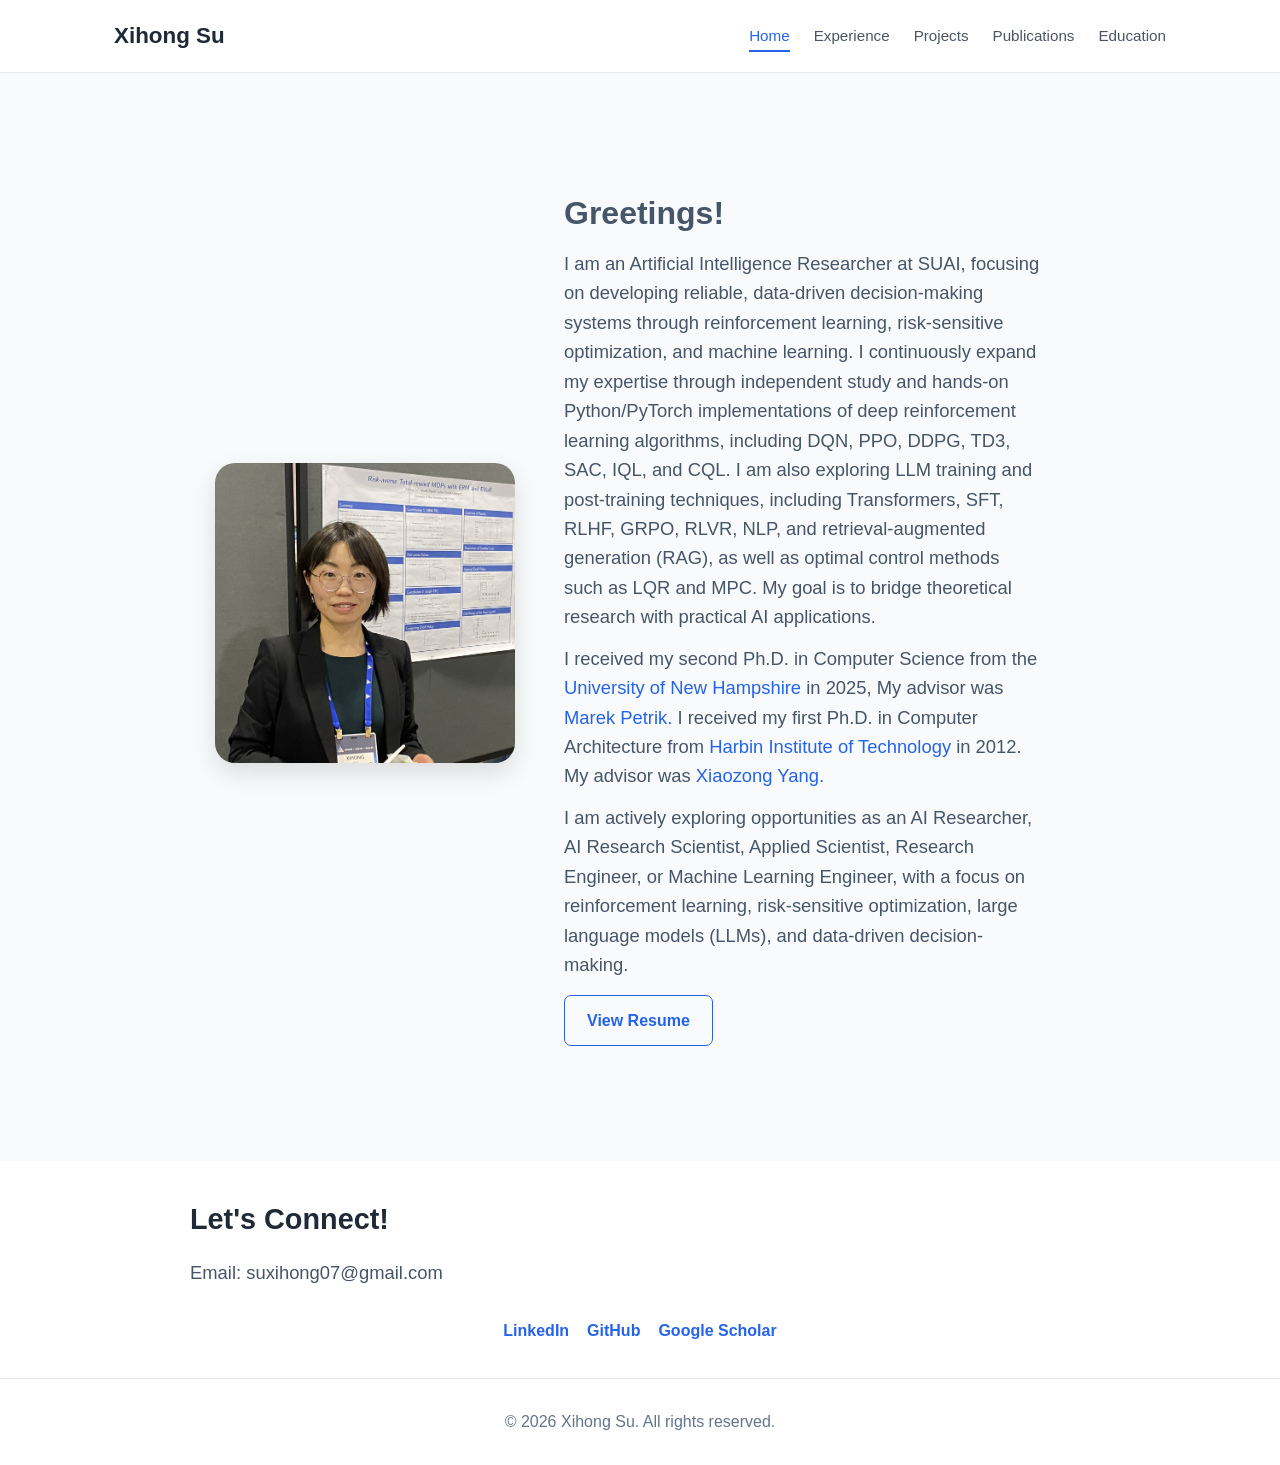
<file: index.html>
<!DOCTYPE html>
<html lang="en">

<head>
  <meta charset="UTF-8">
  <meta name="viewport" content="width=device-width, initial-scale=1.0">
  

  <title>Xihong | Data Analyst & Machine Learning Engineer</title>

  <meta
    name="description"
    content="Personal website of Xihong, a data analyst and machine learning researcher specializing in Python, SQL, machine learning, optimization, and reinforcement learning."
  >

  <link rel="stylesheet" href="styles.css">
</head>

<body>

  <!-- Navigation -->
  <header class="site-header">
    <nav class="navbar">

      <div class="logo">
        Xihong Su
      </div>

      <ul class="nav-links">
        <li><a href="index.html" class="active">Home</a></li>
        <li><a href="experience.html"  rel="noopener noreferrer">Experience</a></li>
        <li><a href="projects.html"  rel="noopener noreferrer">Projects</a></li>
        <li><a href="research.html"  rel="noopener noreferrer">Publications</a></li>
        <li><a href="education.html"  rel="noopener noreferrer">Education</a></li>
        
      </ul>

    </nav>
  </header>


  <main>
 
 <!-- Hero -->
 <section class="hero">

  <!-- Top row: left photo + right text -->
  <div class="hero-container">

    <div class="hero-photo">
      <img src="xihong.jpg" alt="Xihong profile photo">
    </div>

    <div class="hero-content">
    <!-- 
      <p class="small-heading">
        DATA ANALYTICS • MACHINE LEARNING • OPTIMIZATION
      </p>
    -->

      <h2>Greetings!</h1>
<!-- 
      <h2>Data Analyst & Machine Learning Researcher</h2>
-->
      <p class="hero-description">
       I am an Artificial Intelligence Researcher at SUAI, focusing on developing reliable, data-driven decision-making 
       systems through reinforcement learning, risk-sensitive optimization, and machine learning. I continuously expand 
       my expertise through independent study and hands-on Python/PyTorch implementations of deep reinforcement learning 
       algorithms, including DQN, PPO, DDPG, TD3, SAC, IQL, and CQL. I am also exploring LLM training and post-training 
       techniques, including Transformers, SFT, RLHF, GRPO, RLVR, NLP, and retrieval-augmented generation (RAG), 
       as well as optimal control methods such as LQR and MPC. My goal is to bridge theoretical research with practical 
       AI applications.
      </p>

        <p class="hero-description">
       I received my second Ph.D. in Computer Science from the 
       <a href="https://www.unh.edu/" class="person-link" target="_blank" rel="noopener noreferrer">   
       University of New Hampshire
       </a>
        in 2025, 
       
        My advisor was 
        <a href="http://cs.unh.edu/~mpetrik" class="person-link" target="_blank" rel="noopener noreferrer">    
       Marek Petrik.
        </a>
      I received my first Ph.D. in Computer Architecture from
       <a href="https://en.hit.edu.cn/" class="person-link" target="_blank" rel="noopener noreferrer">    
       Harbin Institute of Technology
        </a>
       in 2012. 
      My advisor was 
       <a href="https://baike.baidu.com/item/%E6%9D%A8%E5%AD%9D%E5%AE%97/1936509" class="person-link" target="_blank" rel="noopener noreferrer">    
       Xiaozong Yang.
        </a>
      </p>
      <p class="hero-description">
        I am actively exploring opportunities as an AI Researcher, AI Research Scientist, Applied Scientist, Research Engineer,
         or Machine Learning Engineer, with a focus on reinforcement learning, risk-sensitive optimization,
          large language models (LLMs), and data-driven decision-making.
      </p>
      <div class="hero-buttons">

        <a href="https://github.com/suxh2019/thesis_dissertation/blob/main/xihong_resume.pdf"
           class="button secondary"
           target="_blank"
           rel="noopener noreferrer">
          View Resume
        </a>

      </div>

    </div>

  </div>

</section>



    <!-- Contact -->
    <section id="contact" class="section">
      <div class="section-container">

        <h2 class="section-title">
          Let's Connect!  
        </h2>
        <p class="hero-description">
          Email: suxihong07@gmail.com

        </p>

        <div class="contact-links">
          <a
            href="https://www.linkedin.com/in/xihong/"
            target="_blank"
            rel="noopener noreferrer"
          >
            LinkedIn
          </a>

          <a
            href="https://github.com/suxh2019/"
            target="_blank"
            rel="noopener noreferrer"
          >
            GitHub
          </a>

          <a
            href="https://scholar.google.com/citations?user=05KzCUUAAAAJ&hl=en"
            target="_blank"
            rel="noopener noreferrer"
          >
            Google Scholar
          </a>

        </div>

      </div>

    </section>

  </main>


  <footer>

    <p>
      © <span id="year"></span> Xihong Su. All rights reserved.
    </p>

  </footer>


  <script src="script.js"></script>

</body>

</html>
</file>
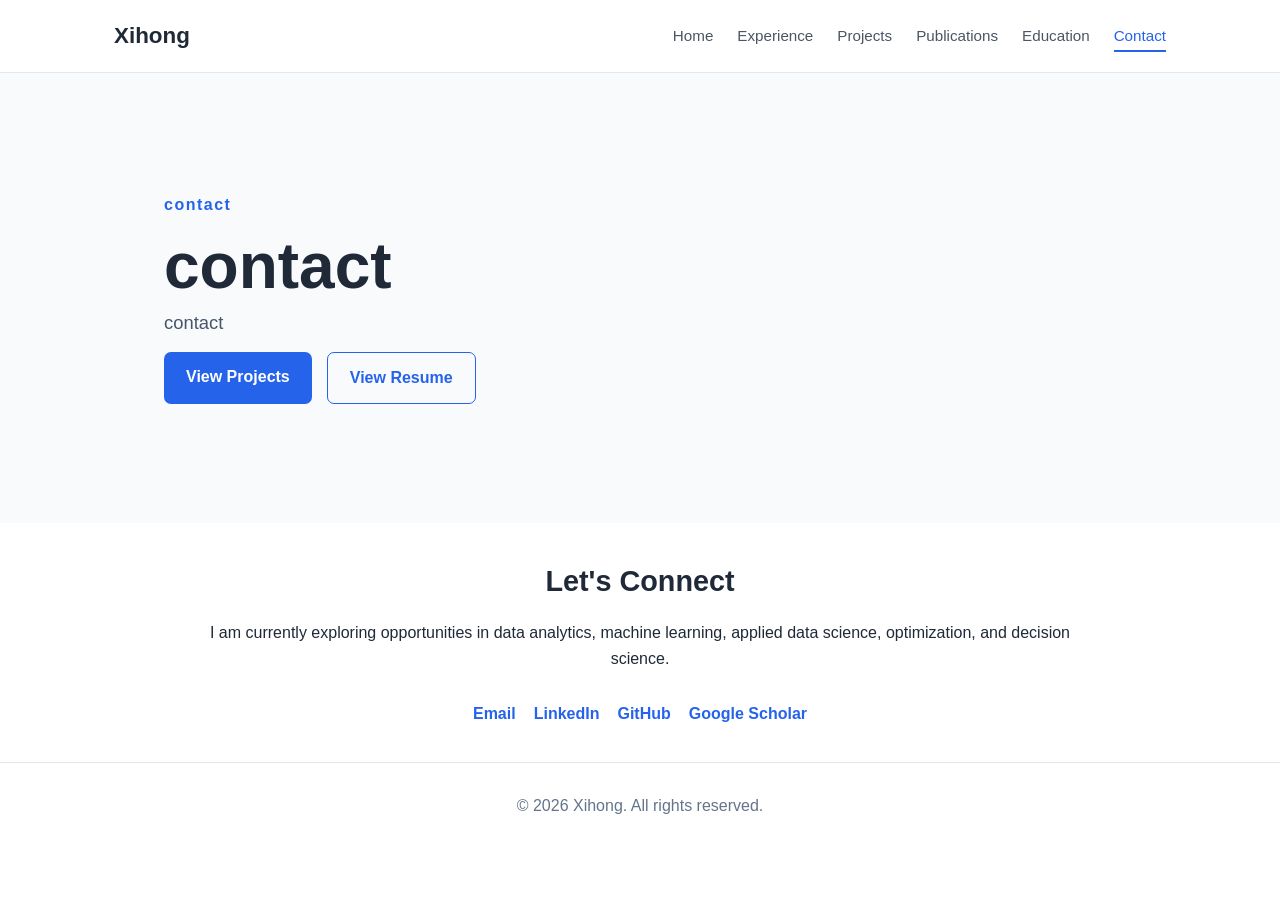
<file: contact.html>
<!DOCTYPE html>
<html lang="en">

<head>
  <meta charset="UTF-8">
  <meta name="viewport" content="width=device-width, initial-scale=1.0">

  <title>Xihong | Data Analyst & Machine Learning Engineer</title>

  <meta
    name="description"
    content="Personal website of Xihong, a data analyst and machine learning researcher specializing in Python, SQL, machine learning, optimization, and reinforcement learning."
  >

  <link rel="stylesheet" href="styles.css">
</head>

<body>

  <!-- Navigation -->
  <header class="site-header">
    <nav class="navbar">

      <div class="logo">
        Xihong
      </div>

      <ul class="nav-links">
        <li><a href="index.html" rel="noopener noreferrer">Home</a></li>
        <li><a href="experience.html"  rel="noopener noreferrer">Experience</a></li>
        <li><a href="projects.html"  rel="noopener noreferrer"> Projects</a></li>
        <li><a href="research.html"  rel="noopener noreferrer">Publications</a></li>
        <li><a href="education.html"  rel="noopener noreferrer">Education</a></li>
        <li><a href="contact.html"  rel="noopener noreferrer" class="active">Contact</a></li>
      </ul>

    </nav>
  </header>


  <main>

    <!-- Hero -->
    <section class="hero">

      <div class="hero-content">

        <p class="small-heading">
        contact
        </p>

        <h1>
       contact
        </h1>

      

        <p class="hero-description">
          contact
        </p>

        <div class="hero-buttons">

          <a href="#projects" class="button primary">
            View Projects
          </a>

          <a href="resume.pdf" class="button secondary" target="_blank">
            View Resume
          </a>

        </div>

      </div>

    </section>    


    <!-- Contact -->
    <section id="contact" class="section contact-section">

      <div class="section-container">

        <h2 class="section-title">
          Let's Connect
        </h2>

        <p>
          I am currently exploring opportunities in data analytics,
          machine learning, applied data science, optimization,
          and decision science.
        </p>

        <div class="contact-links">

          <a href="mailto:suxihong07@gmail.com">
            Email
          </a>

          <a
            href="https://www.linkedin.com/in/xihong/"
            target="_blank"
            rel="noopener noreferrer"
          >
            LinkedIn
          </a>

          <a
            href="https://github.com/suxh2019/"
            target="_blank"
            rel="noopener noreferrer"
          >
            GitHub
          </a>

          <a
            href="https://scholar.google.com/citations?user=05KzCUUAAAAJ&hl=en"
            target="_blank"
            rel="noopener noreferrer"
          >
            Google Scholar
          </a>

        </div>

      </div>

    </section>

  </main>


  <footer>

    <p>
      © <span id="year"></span> Xihong. All rights reserved.
    </p>

  </footer>


  <script src="script.js"></script>

</body>

</html>
</file>
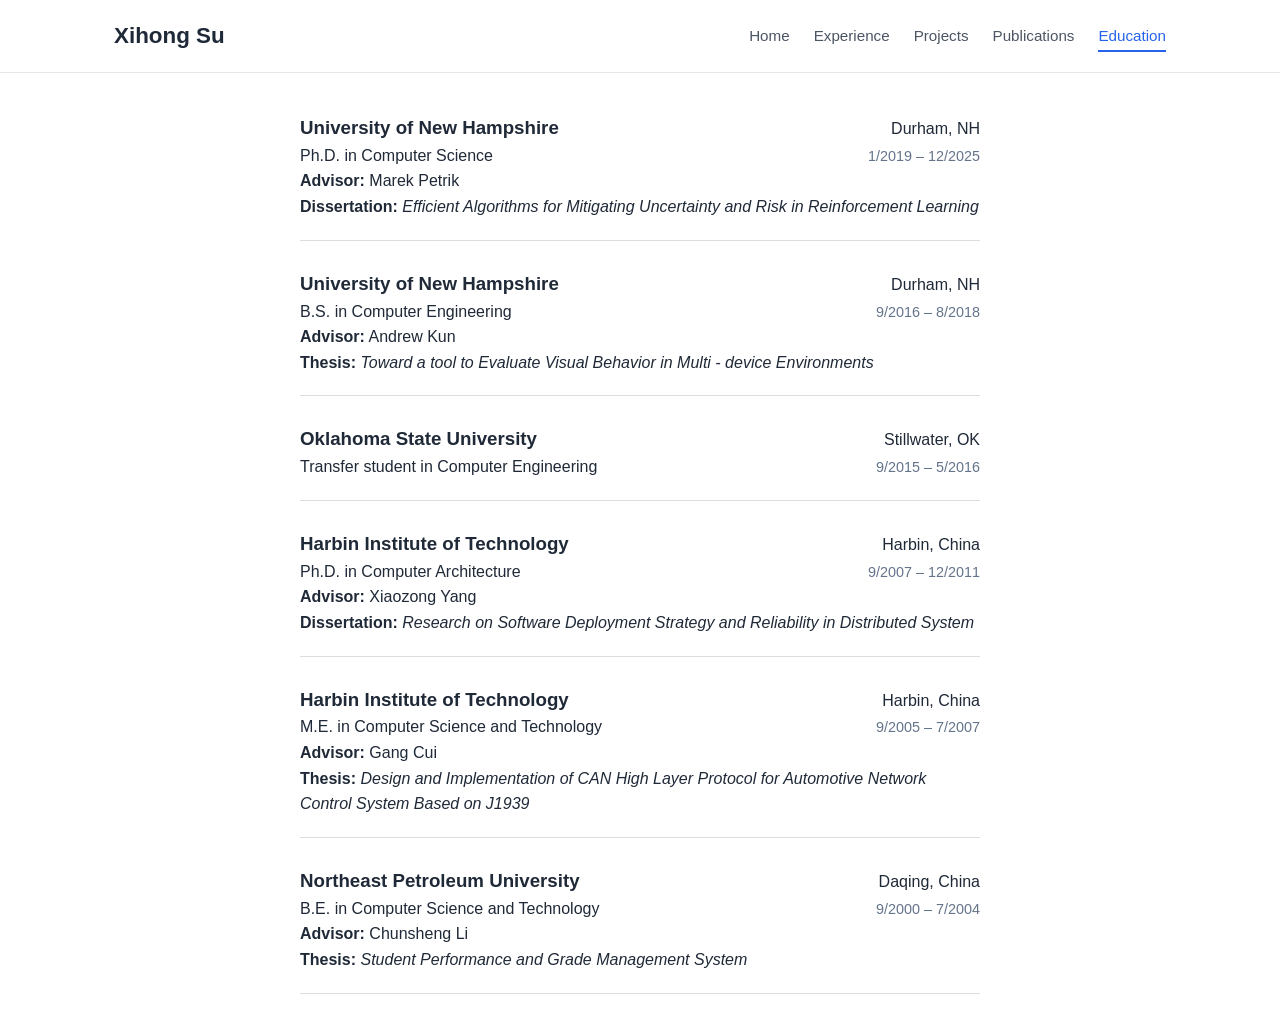
<file: education.html>
<!DOCTYPE html>
<html lang="en">

<head>
  <meta charset="UTF-8">
  <meta name="viewport" content="width=device-width, initial-scale=1.0">

  <title>Xihong | Data Analyst & Machine Learning Engineer</title>

  <meta
    name="description"
    content="Personal website of Xihong, a data analyst and machine learning researcher specializing in Python, SQL, machine learning, optimization, and reinforcement learning."
  >

  <link rel="stylesheet" href="styles.css">
</head>

<body>

  <!-- Navigation -->
  <header class="site-header">
    <nav class="navbar">

      <div class="logo">
        Xihong Su
      </div>

      <ul class="nav-links">
        <li><a href="index.html">Home</a></li>
        <li><a href="experience.html">Experience</a></li>
        <li><a href="projects.html">Projects</a></li>
        <li><a href="research.html">Publications</a></li>
        <li><a href="education.html" class="active">Education</a></li>
       
      </ul>

    </nav>
  </header>


  <main>

    <section id="education" class="education-section">

  <div class="education-list">
    <!--phd at unh-->
    <div class="education-item">
      <div class="education-row">
        <h3>University of New Hampshire</h3>
        <span>Durham, NH</span>
      </div>

      <div class="education-row">
        <p class="degree">Ph.D. in Computer Science</p>
        <span class="date">1/2019 – 12/2025</span>
      </div>
      <p>
        <strong>Advisor:</strong> Marek Petrik
      </p>
      <p>
        <strong>Dissertation:</strong>
        <em>
          Efficient Algorithms for Mitigating Uncertainty and Risk in
          Reinforcement Learning
        </em>
      </p>
    </div>
     <!--bachelor at unh-->
    <div class="education-item">
      <div class="education-row">
        <h3>University of New Hampshire</h3>
        <span>Durham, NH</span>
      </div>

      <div class="education-row">
        <p class="degree">B.S. in Computer Engineering</p>
        <span class="date">9/2016 – 8/2018</span>
      </div>
      <p>
        <strong>Advisor:</strong> Andrew Kun
      </p>
      <p>
        <strong>Thesis:</strong>
        <em>
          Toward a tool to Evaluate Visual Behavior in Multi - device Environments
        </em>
      </p>
    </div>
     <!--Transfer student at OSU-->
    <div class="education-item">
      <div class="education-row">
        <h3>Oklahoma State University</h3>
        <span>Stillwater, OK</span>
      </div>

      <div class="education-row">
        <p class="degree">Transfer student in Computer Engineering</p>
        <span class="date">9/2015 – 5/2016</span>
      </div>
    </div>
      <!--phd at HIT-->
    <div class="education-item">
      <div class="education-row">
        <h3>Harbin Institute of Technology</h3>
        <span>Harbin, China</span>
      </div>

      <div class="education-row">
        <p class="degree">Ph.D. in Computer Architecture</p>
        <span class="date">9/2007 – 12/2011</span>
      </div>
      <p>
        <strong>Advisor:</strong> Xiaozong Yang
      </p>
      <p>
        <strong>Dissertation:</strong>
        <em>
          Research on Software Deployment Strategy and Reliability in Distributed System
        </em>
      </p>
    </div>

      <!--master at HIT-->
    <div class="education-item">
      <div class="education-row">
        <h3>Harbin Institute of Technology</h3>
        <span>Harbin, China</span>
      </div>

      <div class="education-row">
        <p class="degree">M.E. in Computer Science and Technology</p>
        <span class="date">9/2005 – 7/2007</span>
      </div>
      <p>
        <strong>Advisor:</strong> Gang Cui
      </p>
      <p>
        <strong>Thesis:</strong>
        <em>
        Design and Implementation of CAN High Layer Protocol for Automotive Network Control System Based on J1939
        </em>
      </p>
    </div>
    
        <!--Bachelor in China-->
    <div class="education-item">
      <div class="education-row">
        <h3>Northeast Petroleum University</h3>
        <span>Daqing, China</span>
      </div>

      <div class="education-row">
        <p class="degree">B.E. in Computer Science and Technology</p>
        <span class="date">9/2000 – 7/2004</span>
      </div>
      <p>
        <strong>Advisor:</strong> Chunsheng Li
      </p>
       <p>
        <strong>Thesis:</strong>
        <em>
       Student Performance and Grade Management System
        </em>
      </p>
    </div>

  </div>
</section>

  </main>



  <script src="script.js"></script>

</body>

</html>
</file>
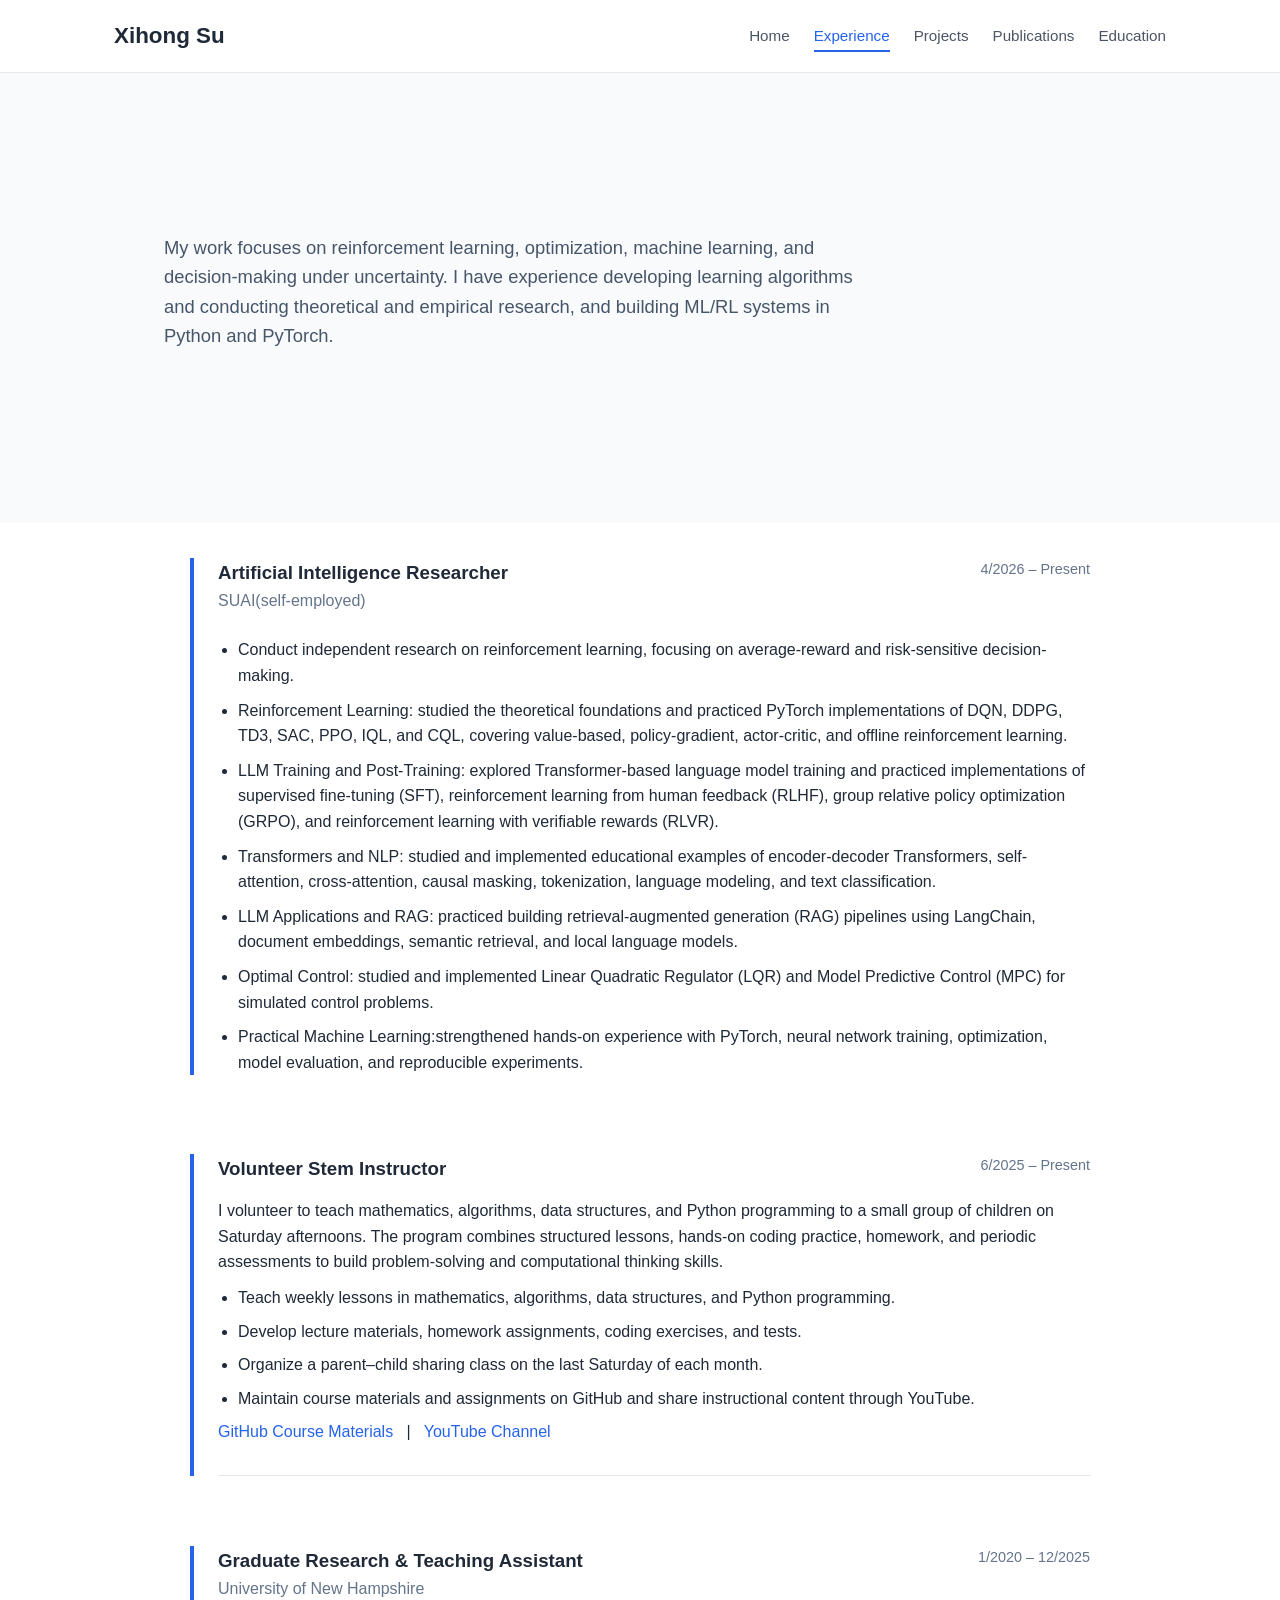
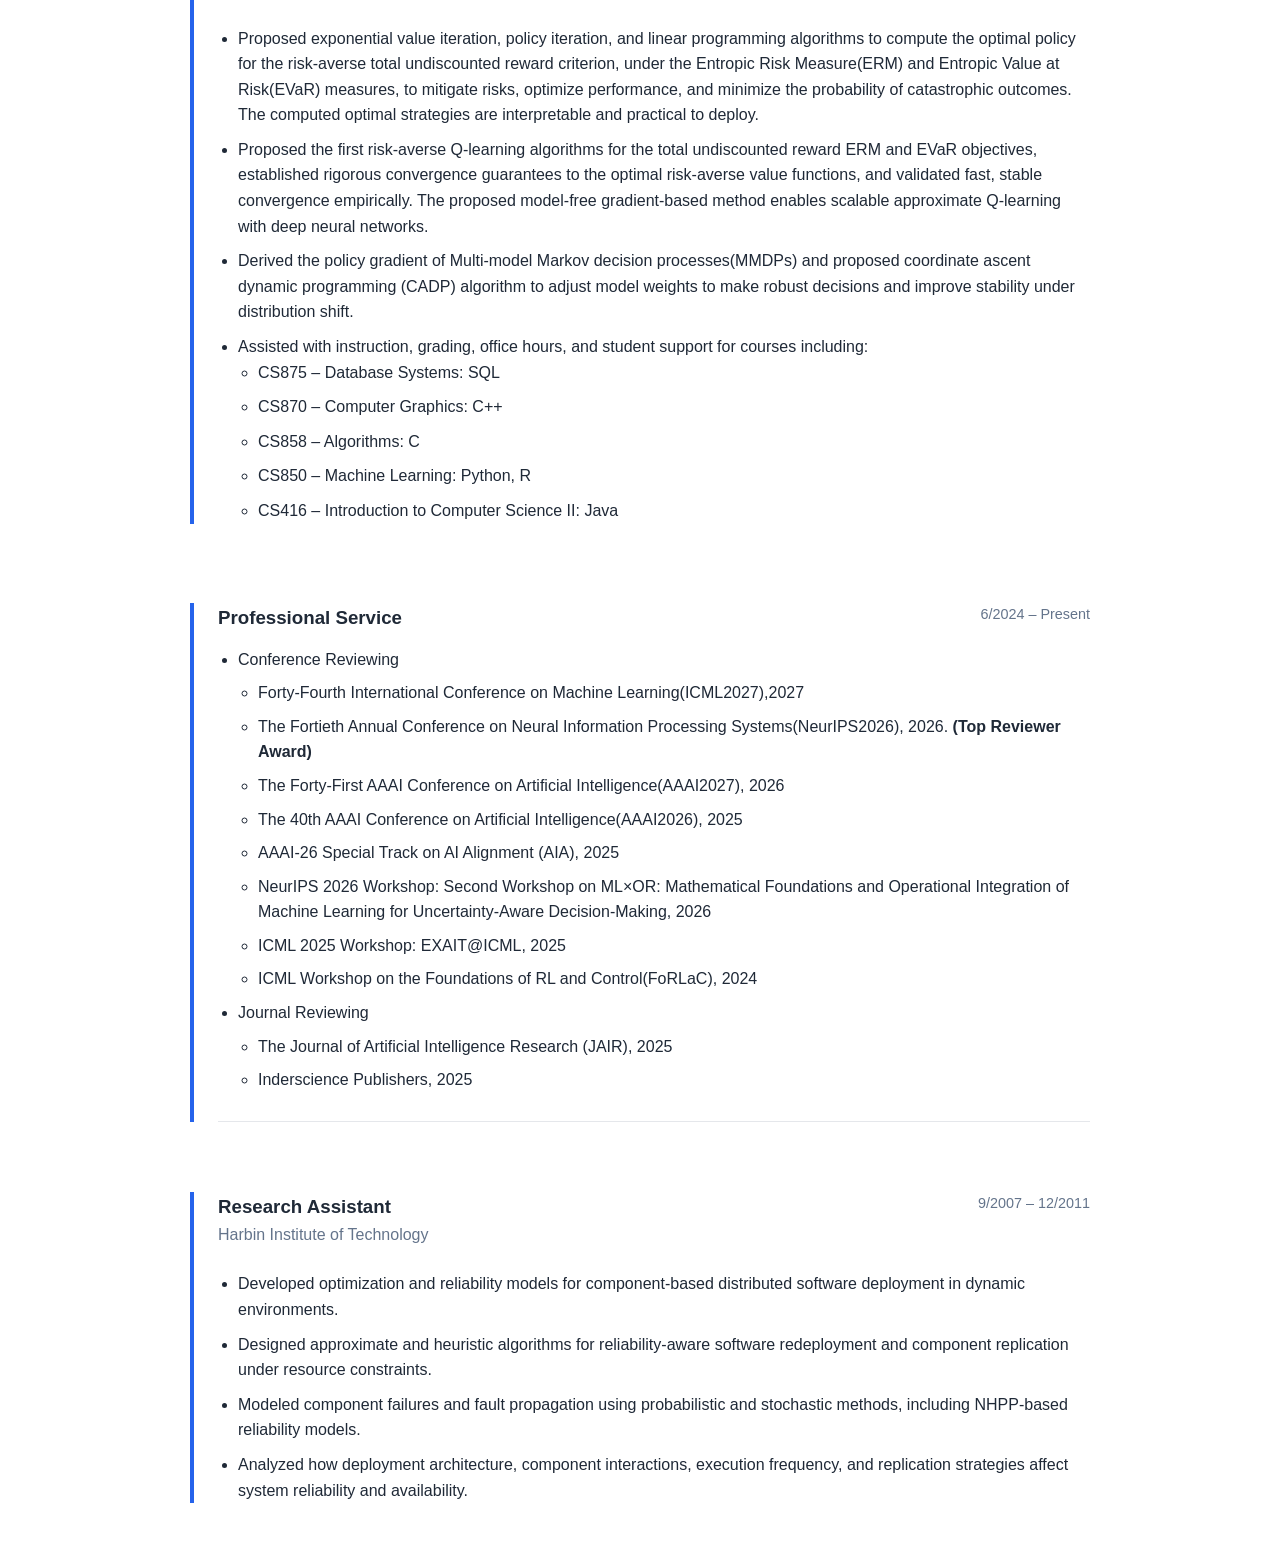
<file: experience.html>
<!DOCTYPE html>
<html lang="en">

<head>
  <meta charset="UTF-8">
  <meta name="viewport" content="width=device-width, initial-scale=1.0">

  <title>Xihong | Data Analyst & Machine Learning Engineer</title>

  <meta
    name="description"
    content="Personal website of Xihong, a data analyst and machine learning researcher specializing in Python, SQL, machine learning, optimization, and reinforcement learning."
  >

  <link rel="stylesheet" href="styles.css">
</head>

<body>

  <!-- Navigation -->
  <header class="site-header">
    <nav class="navbar">

      <div class="logo">
        Xihong Su
      </div>

      <ul class="nav-links">
        <li><a href="index.html">Home</a></li>
        <li><a href="experience.html" class="active">Experience</a></li>
        <li><a href="projects.html">Projects</a></li>
        <li><a href="research.html">Publications</a></li>
        <li><a href="education.html">Education</a></li>
      </ul>

    </nav>
  </header>


  <main>

    <!-- Hero -->
    <section class="hero">

      <div class="hero-content">

        <p class="hero-description">
          My work focuses on reinforcement learning, optimization,  machine learning, and decision-making under uncertainty. 
          I have experience developing learning algorithms and conducting theoretical and empirical research,
           and building ML/RL systems in Python and PyTorch.
        </p>
       <!--
        <div class="hero-buttons">
          <a href="#projects" class="button primary">
            View Projects
          </a>
          <a href="resume.pdf" class="button secondary" target="_blank">
            View Resume
          </a>
        </div>
        -->
      </div>

    </section>

      <!-- Experience -->
    <section id="experience" class="section">

      <div class="section-container">

        
       <!-- Experience at SUAI-->
        <div class="timeline-item">

          <div class="timeline-header">

            <div>
              <h3>Artificial Intelligence Researcher</h3>
              <p class="organization">
                SUAI(self-employed)
              </p>
            </div>

            <span class="date">
              4/2026 – Present
            </span>

          </div>
          <ul>
            <li>
              Conduct independent research on reinforcement learning, focusing on average-reward and risk-sensitive decision-making.
            </li>
            <li>
            Reinforcement Learning: studied the theoretical foundations and practiced PyTorch implementations of DQN, DDPG, 
         TD3, SAC, PPO, IQL, and CQL, covering value-based, policy-gradient, actor-critic,
           and offline reinforcement learning.
            </li>
            <li>
           LLM Training and Post-Training: explored Transformer-based language model training and practiced implementations 
of supervised fine-tuning (SFT), reinforcement learning from human feedback (RLHF), 
group relative policy optimization (GRPO), and reinforcement learning with verifiable rewards (RLVR).
            </li>
           
             <li>
              Transformers and NLP: studied and implemented educational examples of encoder-decoder Transformers,
 self-attention, cross-attention, causal masking, tokenization, language modeling, and text classification.
            </li>

             <li>
              LLM Applications and RAG: practiced building retrieval-augmented generation (RAG) pipelines using LangChain, 
document embeddings, semantic retrieval, and local language models.
            </li>

             <li>
              Optimal Control: studied and implemented Linear Quadratic Regulator (LQR) and Model Predictive Control (MPC) for
 simulated control problems.
            </li>

             <li>
              Practical Machine Learning:strengthened hands-on experience with PyTorch, neural network training, 
optimization, model evaluation, and reproducible experiments.
            </li>

          </ul>
        </div>

       </div>
    </section>
  <!-- Stem Instructor-->
<section id="volunteer-teaching" class="section">
    <div class="section-container">
        <div class="timeline-item">
          <div class="timeline-header">
            <div>
             <h3 >Volunteer Stem Instructor</h3>
            </div>
            <span class="date">
              6/2025 – Present
            </span>
         </div>

    <div class="service-item">

      <p>
        I volunteer to teach mathematics, algorithms, data structures,
        and Python programming to a small group of children on Saturday
        afternoons. The program combines structured lessons, hands-on
        coding practice, homework, and periodic assessments to build
        problem-solving and computational thinking skills.
      </p>

      <ul>
        <li>
          Teach weekly lessons in mathematics, algorithms,
          data structures, and Python programming.
        </li>

        <li>
          Develop lecture materials, homework assignments,
          coding exercises, and tests.
        </li>

        <li>
          Organize a parent–child sharing class on the last
          Saturday of each month.
        </li>

        <li>
          Maintain course materials and assignments on GitHub
          and share instructional content through YouTube.
        </li>
      </ul>

      <p>
        <a
          href="https://github.com/suxh2019/math_coding"
          class="person-link"
          target="_blank"
          rel="noopener noreferrer"
        >
          GitHub Course Materials
        </a>

        &nbsp; | &nbsp;

        <a
          href="https://www.youtube.com/@xihongsu9351"
          class="person-link"
          target="_blank"
          rel="noopener noreferrer"
        >
          YouTube Channel
        </a>
      </p>

    </div>

  </div>
</section>



      <!-- Experience for TA/RA at UNH-->
     <section id="experience" class="section">

      <div class="section-container">
        <div class="timeline-item">
          <div class="timeline-header">
            <div>
              <h3>Graduate  Research & Teaching Assistant</h3>
              <p class="organization">
                University of New Hampshire
              </p>
            </div>

            <span class="date">
              1/2020 – 12/2025
            </span>

          </div>

          <ul>
            <li>
              Proposed exponential value iteration, policy iteration, and linear programming algorithms to compute the optimal policy 
              for the risk-averse total undiscounted reward criterion, under the Entropic Risk Measure(ERM) and Entropic Value at Risk(EVaR)
               measures, to mitigate risks, optimize performance, and minimize the probability of catastrophic outcomes. 
               The computed optimal strategies are interpretable and practical to deploy.
            </li>

            <li>
              Proposed the first risk-averse Q-learning algorithms for the total undiscounted reward ERM and EVaR objectives, established 
              rigorous convergence guarantees to the optimal risk-averse value functions, and validated fast, stable convergence empirically. 
              The proposed model-free gradient-based method enables scalable approximate Q-learning with deep neural networks.
            </li>

            <li>
              Derived the policy gradient of Multi-model Markov decision processes(MMDPs) and proposed coordinate ascent dynamic 
              programming (CADP) algorithm to adjust model weights to make robust decisions and improve stability under distribution shift.
            </li>

            <li>
              Assisted with instruction, grading, office hours, and student support for courses including:
                 <ul>
                  <li>CS875 – Database Systems: SQL </li>
                <li>CS870 – Computer Graphics: C++ </li>
                <li>CS858 – Algorithms: C </li>
                 <li>CS850 – Machine Learning: Python, R </li>
               <li>CS416 – Introduction to Computer Science II: Java </li>
               </ul>
            </li>

          </ul>

        </div>

      </div>

    </section>

    <!-- Reviewer -->
     <section id="service" class="section">

      <div class="section-container">
        <div class="timeline-item">
          <div class="timeline-header">
            <div>
             <h3 >Professional Service</h3>
            </div>
            <span class="date">
              6/2024 – Present
            </span>
         </div>
          

    <div class="service-item">
      <div>
       <ul>
           <li>Conference Reviewing</li>
           <ul>
            <li> Forty-Fourth International Conference on Machine Learning(ICML2027),2027  </li>
            <li>The Fortieth Annual Conference on Neural Information Processing Systems(NeurIPS2026), 2026. <strong>(Top Reviewer Award)</strong> </li>
            <li> The Forty-First AAAI Conference on Artificial Intelligence(AAAI2027), 2026</li>
             <li> The 40th AAAI Conference on Artificial Intelligence(AAAI2026), 2025</li>
             <li> AAAI-26 Special Track on AI Alignment (AIA), 2025</li>
            <li>  NeurIPS 2026 Workshop: Second Workshop on ML×OR: Mathematical Foundations and Operational Integration of 
              Machine Learning for Uncertainty-Aware Decision-Making, 2026</li>
            <li>  ICML 2025 Workshop: EXAIT@ICML, 2025</li>
            <li> ICML Workshop on the Foundations of RL and Control(FoRLaC), 2024</li>
          </ul>
        <li> Journal Reviewing </li>
            <ul> 
              <li> The Journal of Artificial Intelligence Research (JAIR), 2025</li>
              <li> Inderscience Publishers, 2025</li>
            </ul>
     
      </ul>
      </div>
     
      </div>
        </div>

      </div>

    </section>
  
    



 <!-- Experience for RA at HIT-->
     <section id="experience" class="section">

      <div class="section-container">
        <div class="timeline-item">
          <div class="timeline-header">
            <div>
              <h3> Research Assistant</h3>
              <p class="organization">
                Harbin Institute of Technology
              </p>
            </div>

            <span class="date">
              9/2007 – 12/2011
            </span>

          </div>

          <ul>
            <li>
            Developed optimization and reliability models for component-based distributed software deployment in dynamic environments.
            </li>
            <li>
              Designed approximate and heuristic algorithms for reliability-aware software redeployment and 
              component replication under resource constraints.
            </li>
            <li>
              Modeled component failures and fault propagation using probabilistic and stochastic methods,
               including NHPP-based reliability models.
            </li>
            <li>
              Analyzed how deployment architecture, component interactions, execution frequency, 
              and replication strategies affect system reliability and availability.
            </li>
          </ul>

        </div>

      </div>

    </section>
</file>
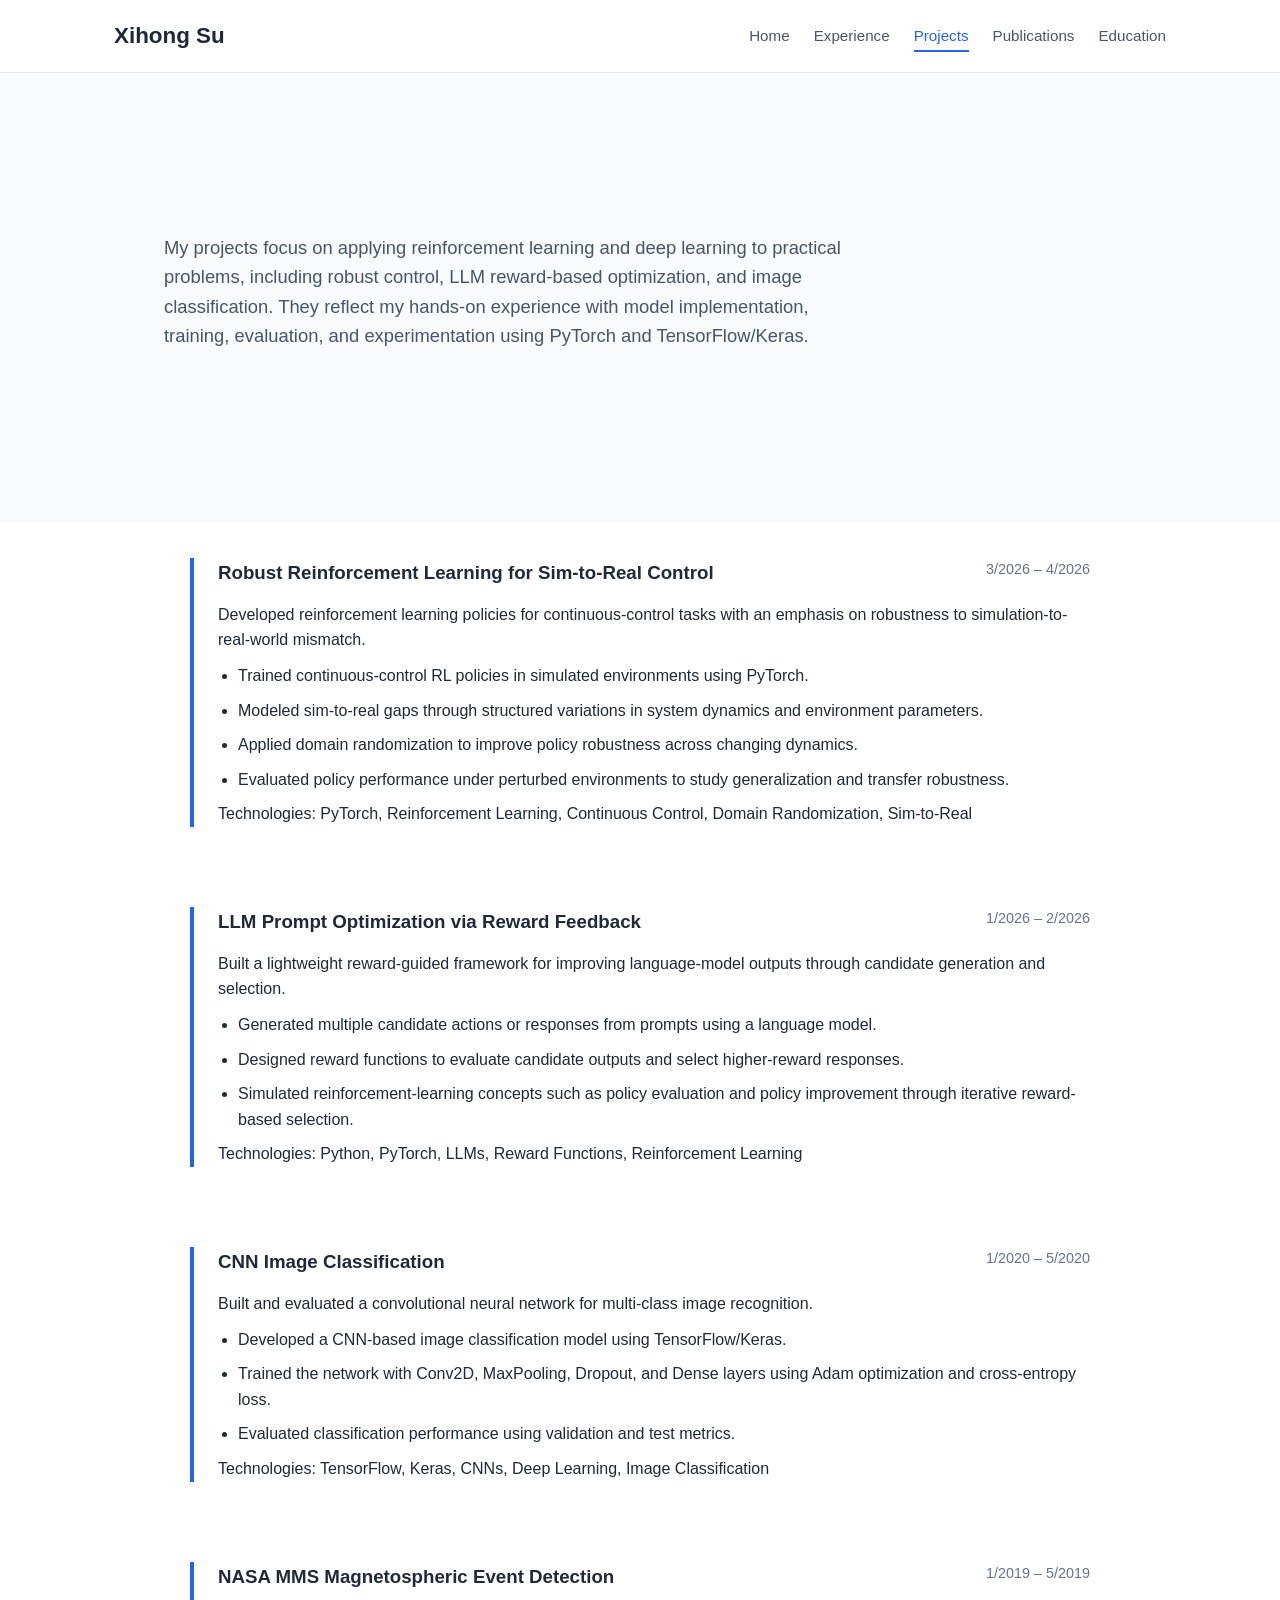
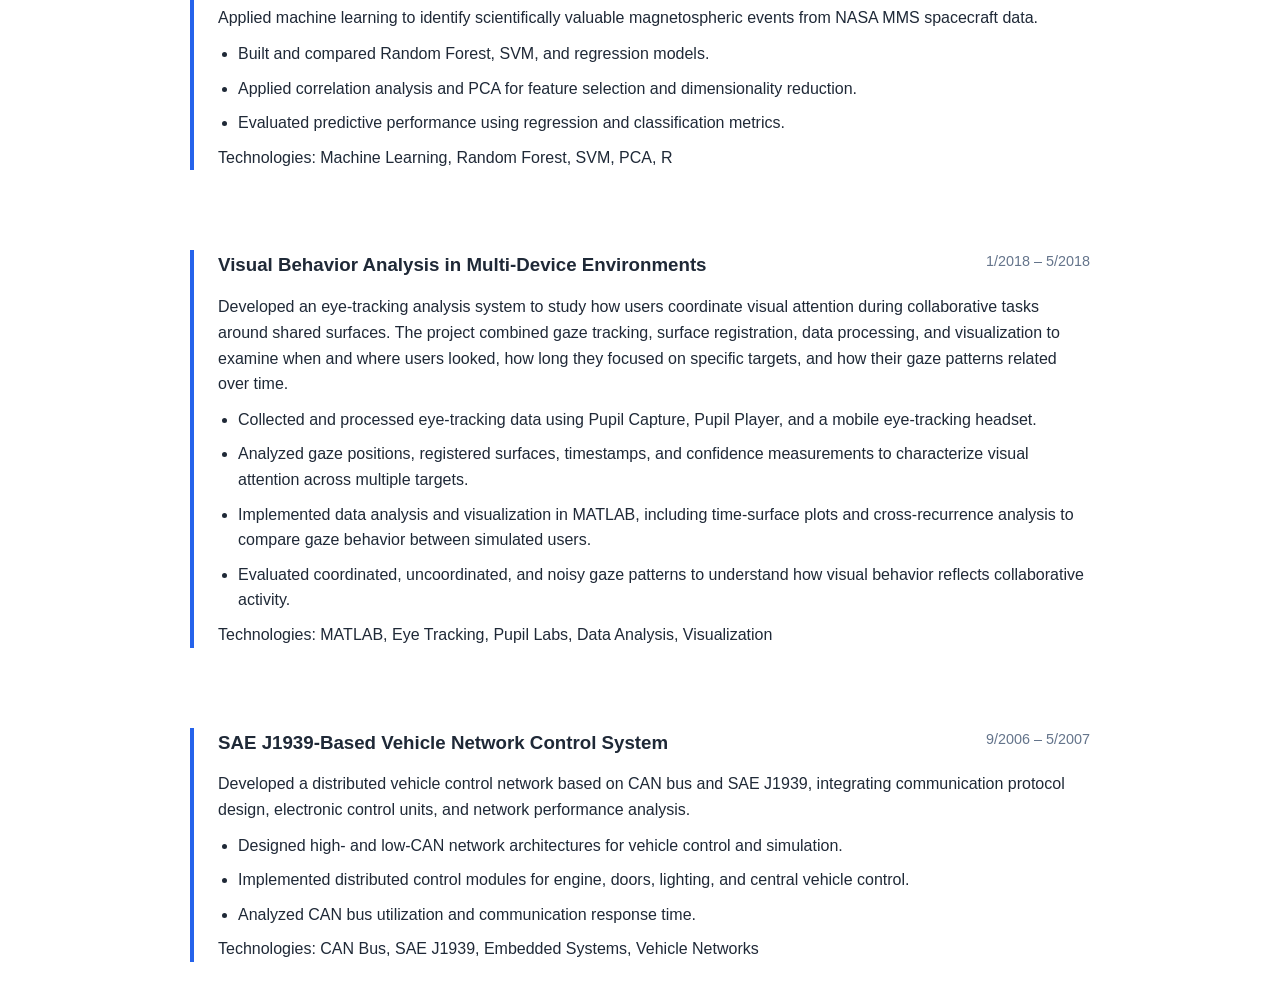
<file: projects.html>
<!DOCTYPE html>
<html lang="en">

<head>
  <meta charset="UTF-8">
  <meta name="viewport" content="width=device-width, initial-scale=1.0">

  <title>Xihong | Data Analyst & Machine Learning Engineer</title>

  <meta
    name="description"
    content="Personal website of Xihong, a data analyst and machine learning researcher specializing in Python, SQL, machine learning, optimization, and reinforcement learning."
  >

  <link rel="stylesheet" href="styles.css">
</head>

<body>

  <!-- Navigation -->
  <header class="site-header">
    <nav class="navbar">

      <div class="logo">
        Xihong Su
      </div>

      <ul class="nav-links">
        <li><a href="index.html">Home</a></li>
        <li><a href="experience.html">Experience</a></li>
        <li><a href="projects.html" class="active">Projects</a></li>
        <li><a href="research.html">Publications</a></li>
        <li><a href="education.html">Education</a></li>
      </ul>

    </nav>
  </header>


  <main>

    <!-- Hero -->
    <section class="hero">

      <div class="hero-content">

        <p class="hero-description">
          My projects focus on applying reinforcement learning and deep learning to practical problems, including robust control, 
          LLM reward-based optimization, and image classification. They reflect my hands-on experience with model implementation, 
          training, evaluation, and experimentation using PyTorch and TensorFlow/Keras.
        </p>

      </div>

    </section>

    <!-- Robust Reinforcement Learning for Sim-to-Real Control-->
     <section id="experience" class="section">

      <div class="section-container">
        <div class="timeline-item">
          <div class="timeline-header">
            <div>
              <h3> Robust Reinforcement Learning for Sim-to-Real Control</h3>
            </div>
            <span class="date">
              3/2026 – 4/2026
            </span>
          </div>
          <p>
          Developed reinforcement learning policies for continuous-control tasks with an emphasis on robustness to simulation-to-real-world mismatch.
          </p>
          <ul>
            <li>
            Trained continuous-control RL policies in simulated environments using PyTorch.
            </li>
            <li>
             Modeled sim-to-real gaps through structured variations in system dynamics and environment parameters.
            </li>
            <li>
              Applied domain randomization to improve policy robustness across changing dynamics.
            </li>
            <li>
              Evaluated policy performance under perturbed environments to study generalization and transfer robustness.
            </li>
           
          </ul>
         <p>
          Technologies: PyTorch, Reinforcement Learning, Continuous Control, Domain Randomization, Sim-to-Real
         </p>
        </div>

      </div>

    </section>





   <!-- LLM Prompt Optimization via Reward Feedback-->
     <section id="experience" class="section">

      <div class="section-container">
        <div class="timeline-item">
          <div class="timeline-header">
            <div>
              <h3> LLM Prompt Optimization via Reward Feedback</h3>
            </div>
            <span class="date">
              1/2026 – 2/2026
            </span>
          </div>
          <p>
           Built a lightweight reward-guided framework for improving language-model outputs through candidate generation and selection.
          </p>
          <ul>
            <li>
            Generated multiple candidate actions or responses from prompts using a language model.
            </li>
            <li>
              Designed reward functions to evaluate candidate outputs and select higher-reward responses.
            </li>
            <li>
              Simulated reinforcement-learning concepts such as policy evaluation and policy improvement through iterative reward-based selection.
            </li>
           
          </ul>
         <p>
          Technologies: Python, PyTorch, LLMs, Reward Functions, Reinforcement Learning
         </p>
        </div>

      </div>

    </section>


    <!-- CNN project-->
     <section id="experience" class="section">

      <div class="section-container">
        <div class="timeline-item">
          <div class="timeline-header">
            <div>
              <h3> CNN Image Classification</h3>
            </div>
            <span class="date">
              1/2020 – 5/2020
            </span>
          </div>
          <p>
            Built and evaluated a convolutional neural network for multi-class image recognition.
          </p>
          <ul>
            <li>
            Developed a CNN-based image classification model using TensorFlow/Keras.
            </li>
            <li>
              Trained the network with Conv2D, MaxPooling, Dropout, and Dense layers using Adam optimization and cross-entropy loss.
            </li>
            <li>
              Evaluated classification performance using validation and test metrics.
            </li>
           
          </ul>
         <p>
          Technologies: TensorFlow, Keras, CNNs, Deep Learning, Image Classification
         </p>
        </div>

      </div>

    </section>
  

<!-- NASA MMS Magnetospheric Event Detectio-->
     <section id="experience" class="section">

      <div class="section-container">
        <div class="timeline-item">
          <div class="timeline-header">
            <div>
              <h3> NASA MMS Magnetospheric Event Detection</h3>
            </div>
            <span class="date">
              1/2019 – 5/2019
            </span>
          </div>
          <p>
            Applied machine learning to identify scientifically valuable magnetospheric events from NASA MMS spacecraft data.
          <ul>
            <li>
            Built and compared Random Forest, SVM, and regression models.
            </li>
            <li>
              Applied correlation analysis and PCA for feature selection and dimensionality reduction.
            </li>
            <li>
              Evaluated predictive performance using regression and classification metrics.
            </li>
           
          </ul>
         <p>
          Technologies: Machine Learning, Random Forest, SVM, PCA, R
         </p>
        </div>

      </div>

    </section>
  

<!-- UNH Bachelor project-->
     <section id="experience" class="section">

      <div class="section-container">
        <div class="timeline-item">
          <div class="timeline-header">
            <div>
              <h3> Visual Behavior Analysis in Multi-Device Environments</h3>
            </div>
            <span class="date">
              1/2018 – 5/2018
            </span>
          </div>
          <p>
            Developed an eye-tracking analysis system to study how users coordinate visual attention during collaborative tasks around 
            shared surfaces. The project combined gaze tracking, surface registration, data processing, and visualization to examine 
            when and where users looked, how long they focused on specific targets, and how their gaze patterns related over time.
          <ul>
            <li>
            Collected and processed eye-tracking data using Pupil Capture, Pupil Player, and a mobile eye-tracking headset.
            </li>
            <li>
            Analyzed gaze positions, registered surfaces, timestamps, and confidence measurements to characterize visual 
            attention across multiple targets.
            </li>
            <li>
              Implemented data analysis and visualization in MATLAB, including time-surface plots and cross-recurrence 
              analysis to compare gaze behavior between simulated users.
            </li>
            <li>
            Evaluated coordinated, uncoordinated, and noisy gaze patterns to understand how visual behavior reflects collaborative activity.
            </li>
           
          </ul>
         <p>
          Technologies: MATLAB, Eye Tracking, Pupil Labs, Data Analysis, Visualization
         </p>
        </div>

      </div>

    </section>
  
<!-- HIT Master project-->
     <section id="experience" class="section">

      <div class="section-container">
        <div class="timeline-item">
          <div class="timeline-header">
            <div>
              <h3> SAE J1939-Based Vehicle Network Control System</h3>
            </div>
            <span class="date">
              9/2006 – 5/2007
            </span>
          </div>
          <p>
            Developed a distributed vehicle control network based on CAN bus and SAE J1939, integrating 
            communication protocol design, electronic control units, and network performance analysis.
          <ul>
            <li>
            Designed high- and low-CAN network architectures for vehicle control and simulation.
            </li>
            <li>
           Implemented distributed control modules for engine, doors, lighting, and central vehicle control.
            </li>
            <li>
            Analyzed CAN bus utilization and communication response time.
            </li>
          </ul>
         <p>
          Technologies: CAN Bus, SAE J1939, Embedded Systems, Vehicle Networks
         </p>
        </div>

      </div>

    </section>
</file>
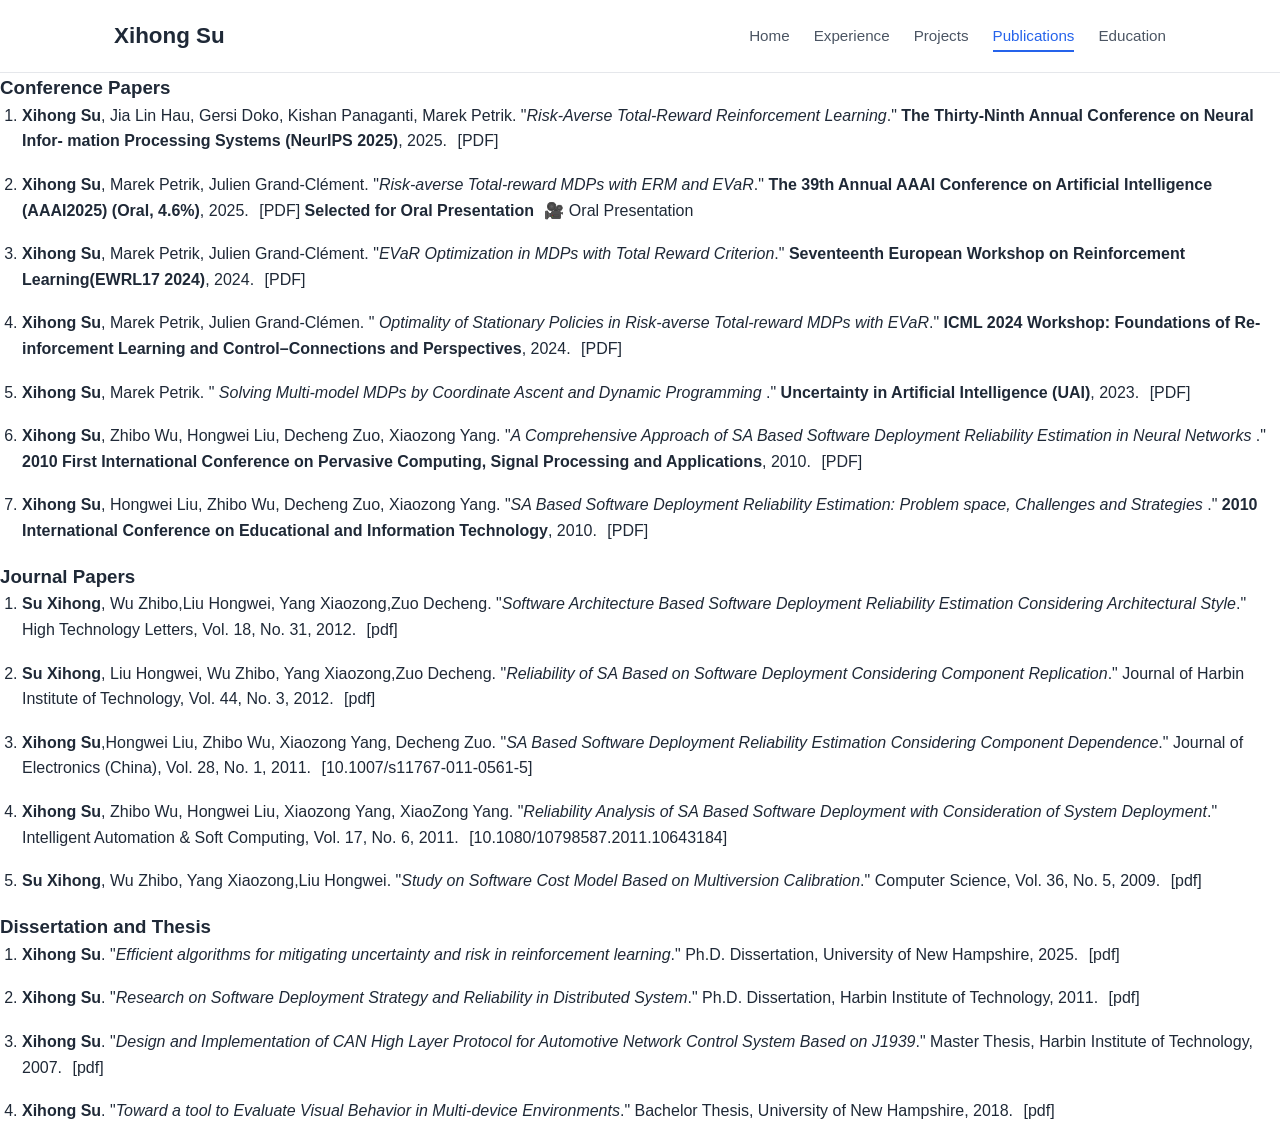
<file: research.html>
<!DOCTYPE html>
<html lang="en">

<head>
  <meta charset="UTF-8">
  <meta name="viewport" content="width=device-width, initial-scale=1.0">

  <title>Xihong | Data Analyst & Machine Learning Engineer</title>

  <meta
    name="description"
    content="Personal website of Xihong, a data analyst and machine learning researcher specializing in Python, SQL, machine learning, optimization, and reinforcement learning."
  >

  <link rel="stylesheet" href="styles.css">
</head>

<body>

  <!-- Navigation -->
  <header class="site-header">
    <nav class="navbar">

      <div class="logo">
        Xihong Su
      </div>

      <ul class="nav-links">
        <li><a href="index.html">Home</a></li>
        <li><a href="experience.html">Experience</a></li>
        <li><a href="projects.html">Projects</a></li>
        <li><a href="research.html" class="active">Publications</a></li>
        <li><a href="education.html">Education</a></li>
      </ul>

    </nav>
  </header>


  <main>


    <section id="publications">
  
  <h3>Conference Papers</h3>

  <ol class="publication-list">


    <li>
      <strong>Xihong Su</strong>, Jia Lin Hau, Gersi Doko, Kishan Panaganti, Marek Petrik. 
      "<em>Risk-Averse Total-Reward Reinforcement Learning</em>."
      <strong>The Thirty-Ninth Annual Conference on Neural Infor-
mation Processing Systems (NeurIPS 2025)</strong>, 2025.
      <a href="https://scholar.google.com/citations?view_op=view_citation&hl=en&user=05KzCUUAAAAJ&citation_for_view=05KzCUUAAAAJ:ULOm3_A8WrAC" target="_blank" rel="noopener noreferrer">[PDF]</a>
    </li>

    <li>
      <strong>Xihong Su</strong>, Marek Petrik, Julien Grand-Clément. 
      "<em>Risk-averse Total-reward MDPs with ERM and EVaR</em>."
      <strong>The 39th Annual AAAI Conference on Artificial Intelligence (AAAI2025) (Oral, 4.6%)</strong>, 2025.
      <a href="https://scholar.google.com/citations?view_op=view_citation&hl=en&user=05KzCUUAAAAJ&citation_for_view=05KzCUUAAAAJ:roLk4NBRz8UC" target="_blank" rel="noopener noreferrer">[PDF]</a>
        <strong>Selected for Oral Presentation</strong>
     <a href="https://underline.io/lecture/112230-risk-averse-total-reward-mdps-with-erm-and-evar"
     target="_blank" rel="noopener noreferrer">
    🎥 Oral Presentation
  </a>
    </li>

     <li>
      <strong>Xihong Su</strong>, Marek Petrik, Julien Grand-Clément. 
      "<em>EVaR Optimization in MDPs with Total Reward Criterion</em>."
      <strong>Seventeenth European Workshop on Reinforcement Learning(EWRL17 2024)</strong>, 2024.
      <a href="https://scholar.google.com/citations?view_op=view_citation&hl=en&user=05KzCUUAAAAJ&citation_for_view=05KzCUUAAAAJ:LkGwnXOMwfcC" target="_blank" rel="noopener noreferrer">[PDF]</a>
    </li>

     <li>
      <strong>Xihong Su</strong>, Marek Petrik, Julien Grand-Clémen. 
      "<em> Optimality of Stationary Policies in Risk-averse Total-reward MDPs with EVaR</em>."
      <strong>ICML 2024 Workshop: Foundations of Re-
inforcement Learning and Control–Connections and Perspectives</strong>, 2024.
      <a href="https://scholar.google.com/citations?view_op=view_citation&hl=en&user=05KzCUUAAAAJ&citation_for_view=05KzCUUAAAAJ:WF5omc3nYNoC" target="_blank" rel="noopener noreferrer">[PDF]</a>
    </li>

      <li>
      <strong>Xihong Su</strong>, Marek Petrik. 
      "<em> Solving Multi-model MDPs by Coordinate Ascent and Dynamic Programming </em>."
      <strong>Uncertainty in Artificial Intelligence (UAI)</strong>, 2023.
      <a href="https://scholar.google.com/citations?view_op=view_citation&hl=en&user=05KzCUUAAAAJ&citation_for_view=05KzCUUAAAAJ:YsMSGLbcyi4C" target="_blank" rel="noopener noreferrer">[PDF]</a>
    </li>

      <li>
      <strong>Xihong Su</strong>,  Zhibo Wu, Hongwei Liu, Decheng Zuo, Xiaozong Yang. 
      "<em>A Comprehensive Approach of SA Based Software Deployment Reliability Estimation in Neural Networks </em>."
      <strong> 2010 First International Conference on Pervasive Computing, Signal Processing and Applications</strong>, 2010.
      <a href="https://ieeexplore.ieee.org/abstract/document/5635740" target="_blank" rel="noopener noreferrer">[PDF]</a>
    </li>

          <li>
      <strong>Xihong Su</strong>, Hongwei Liu, Zhibo Wu, Decheng Zuo, Xiaozong Yang. 
      "<em>SA Based Software Deployment Reliability Estimation: Problem space, Challenges and Strategies </em>."
      <strong>2010 International Conference on Educational and Information Technology</strong>, 2010.
      <a href="https://ieeexplore.ieee.org/abstract/document/5607510" target="_blank" rel="noopener noreferrer">[PDF]</a>
    </li>
  </ol>

    <h3>Journal Papers</h3>
   <ol class="publication-list">
     <li>
      <strong>Su Xihong</strong>, Wu Zhibo,Liu Hongwei, Yang Xiaozong,Zuo Decheng.
      "<em>Software Architecture Based Software Deployment Reliability Estimation Considering Architectural Style</em>."
      High Technology Letters, Vol. 18, No. 31, 2012.
      <a href="https://github.com/suxh2019/thesis_dissertation/blob/main/software_architecture_Based_software_deployment.pdf" target="_blank" rel="noopener noreferrer">[pdf]</a>
    </li>
       <li>
      <strong>Su Xihong</strong>, Liu Hongwei, Wu Zhibo, Yang Xiaozong,Zuo Decheng.
      "<em>Reliability of SA Based on Software Deployment Considering Component Replication</em>."
      Journal of Harbin Institute of Technology, Vol. 44, No. 3, 2012.
      <a href="https://github.com/suxh2019/thesis_dissertation/blob/main/Reliability%20of%20SA-based%20software%20deployment%20considering.pdf" target="_blank" rel="noopener noreferrer">[pdf]</a>
    </li>
    <li>
      <strong>Xihong Su</strong>,Hongwei Liu, Zhibo Wu, Xiaozong Yang, Decheng Zuo.
      "<em>SA Based Software Deployment Reliability Estimation Considering Component Dependence</em>."
      Journal of Electronics (China), Vol. 28, No. 1, 2011.
      <a href="https://link.springer.com/article/10.1007/s11767-011-0561-5" target="_blank" rel="noopener noreferrer">[10.1007/s11767-011-0561-5]</a>
    </li>

       <li>
      <strong>Xihong Su</strong>, Zhibo Wu, Hongwei Liu, Xiaozong Yang, XiaoZong Yang.
      "<em>Reliability Analysis of SA Based Software Deployment with Consideration of System Deployment</em>."
      Intelligent Automation & Soft Computing, Vol. 17, No. 6, 2011.
      <a href="https://www.tandfonline.com/doi/abs/10.1080/10798587.2011.10643184" target="_blank" rel="noopener noreferrer">[10.1080/10798587.2011.10643184]</a>
    </li>
      <li>
      <strong>Su Xihong</strong>, Wu Zhibo, Yang Xiaozong,Liu Hongwei.
      "<em>Study on Software Cost Model Based on Multiversion Calibration</em>."
      Computer Science, Vol. 36, No. 5, 2009.
      <a href="https://github.com/suxh2019/thesis_dissertation/blob/main/Study%20on%20Sof%20tware%20Cost%20Model%20Based%20on%20Multi2version%20Cal%20ibration.pdf" target="_blank" rel="noopener noreferrer">[pdf]</a>
    </li>
   </ol>

   <h3>Dissertation and Thesis</h3>
   <ol class="publication-list">
    <li>
      <strong>Xihong Su</strong>.
      "<em>Efficient algorithms for mitigating uncertainty and risk in reinforcement learning</em>."
      Ph.D. Dissertation, University of New Hampshire, 2025.
      <a href="https://arxiv.org/pdf/2510.17690" target="_blank" rel="noopener noreferrer">[pdf]</a>
    </li>
    <li>
      <strong>Xihong Su</strong>.
      "<em>Research on Software Deployment Strategy and Reliability in Distributed System</em>."
      Ph.D. Dissertation, Harbin Institute of Technology, 2011.
      <a href="https://github.com/suxh2019/thesis_dissertation/blob/main/xihong_su_first_phd_dissertation.pdf" target="_blank" rel="noopener noreferrer">[pdf]</a>
    </li>
     <li>
      <strong>Xihong Su</strong>.
      "<em>Design and Implementation of CAN High Layer Protocol for Automotive Network Control System Based on J1939</em>."
      Master Thesis, Harbin Institute of Technology, 2007.
      <a href="https://github.com/suxh2019/thesis_dissertation/blob/main/xihong_su_master_thesis.pdf" target="_blank" rel="noopener noreferrer">[pdf]</a>
    </li>
     <li>
      <strong>Xihong Su</strong>.
      "<em>Toward a tool to Evaluate Visual Behavior in Multi-device Environments</em>."
      Bachelor Thesis, University of New Hampshire, 2018.
      <a href="https://github.com/suxh2019/thesis_dissertation/blob/main/UNH_bachelor_thesis.pdf" target="_blank" rel="noopener noreferrer">[pdf]</a>
    </li>
   </ol>


    

</section>
</file>
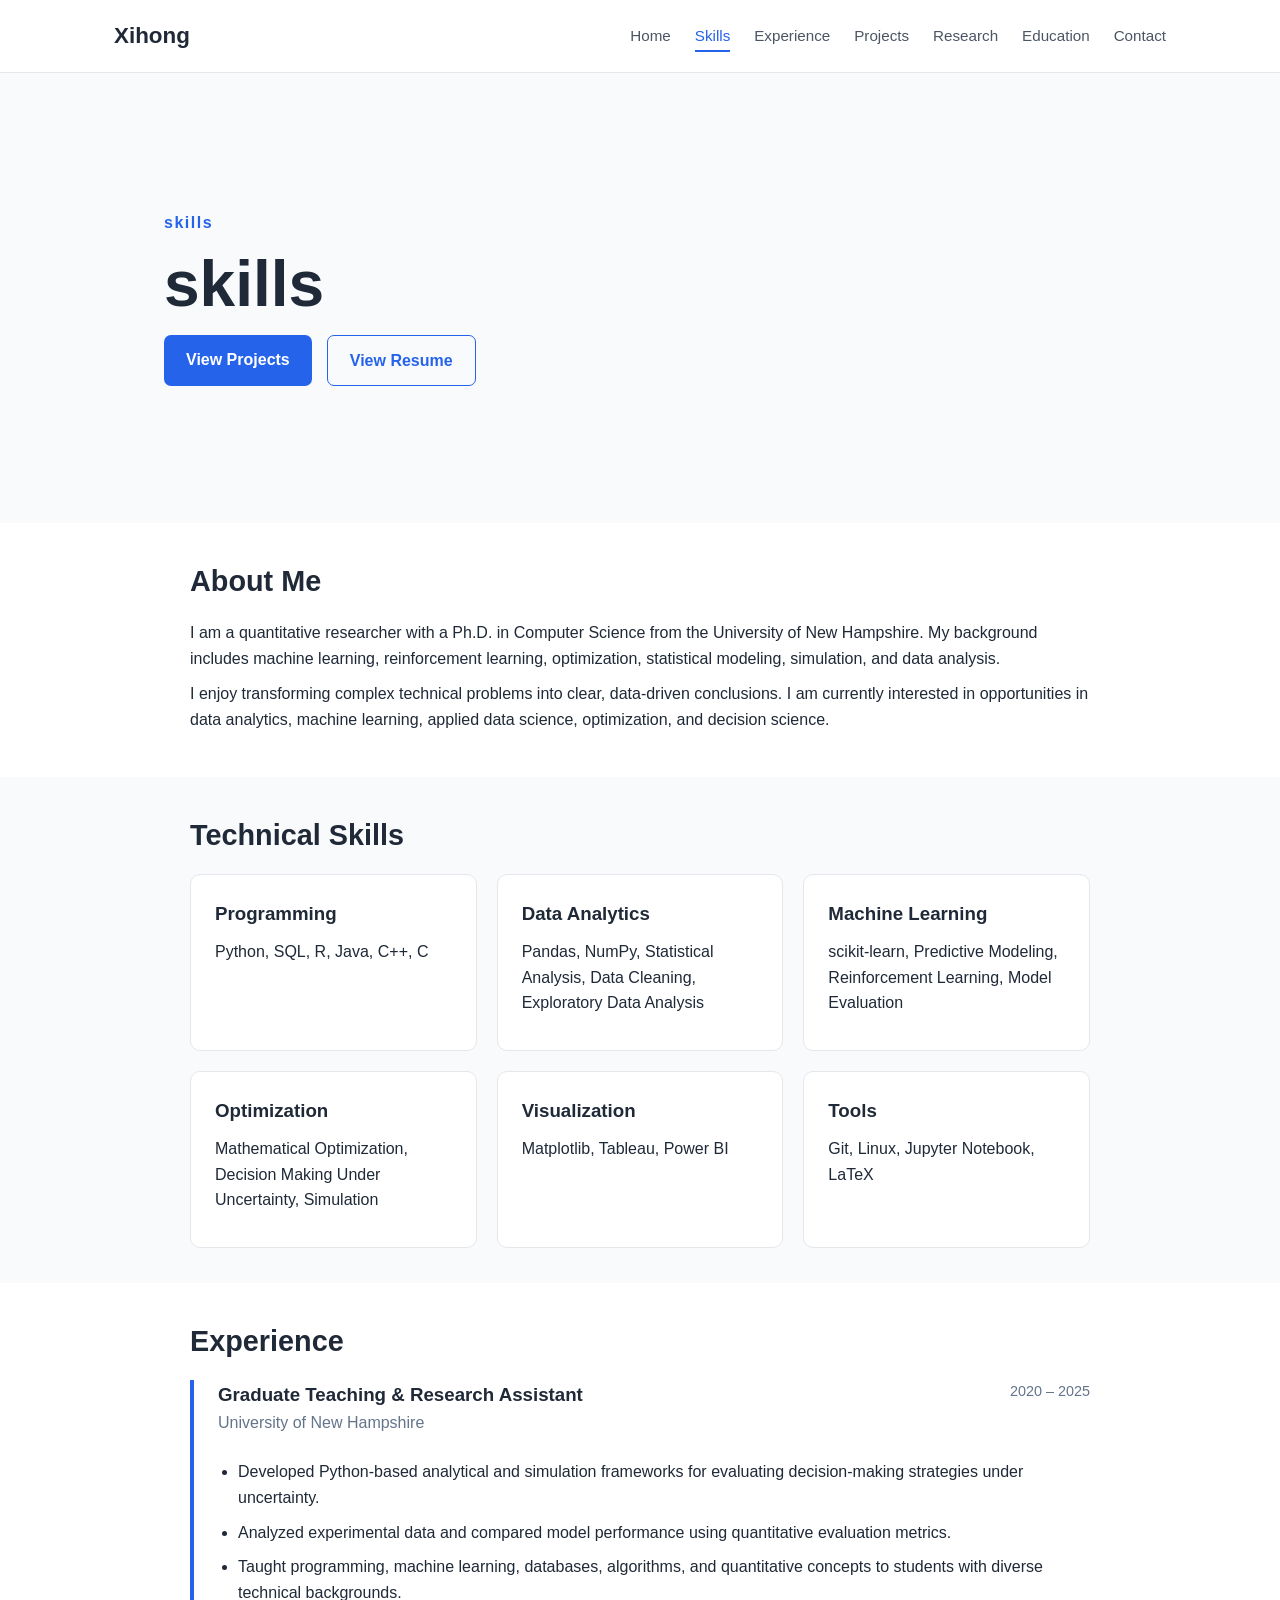
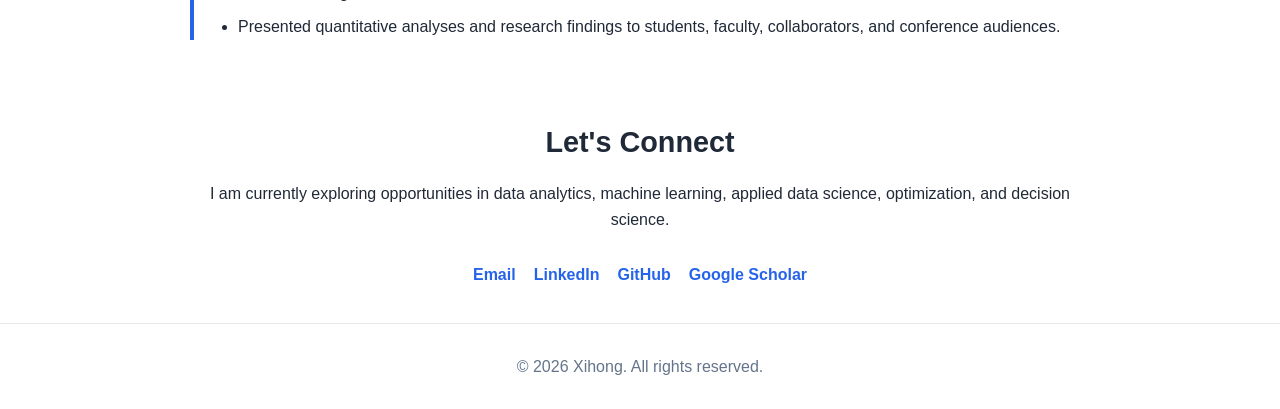
<file: skills.html>
<!DOCTYPE html>
<html lang="en">

<head>
  <meta charset="UTF-8">
  <meta name="viewport" content="width=device-width, initial-scale=1.0">

  <title>Xihong | Data Analyst & Machine Learning Engineer</title>

  <meta
    name="description"
    content="Personal website of Xihong, a data analyst and machine learning researcher specializing in Python, SQL, machine learning, optimization, and reinforcement learning."
  >

  <link rel="stylesheet" href="styles.css">
</head>

<body>

  <!-- Navigation -->
  <header class="site-header">
    <nav class="navbar">

      <div class="logo">
        Xihong
      </div>

      <ul class="nav-links">
        <li><a href="index.html">Home</a></li>
        <li><a href="skills.html" class="active">Skills</a></li>
        <li><a href="experience.html">Experience</a></li>
        <li><a href="projects.html">Projects</a></li>
        <li><a href="research.html">Research</a></li>
        <li><a href="education.html">Education</a></li>
        <li><a href="contact.html">Contact</a></li>
      </ul>

    </nav>
  </header>


  <main>

    <!-- Hero -->
    <section class="hero">

      <div class="hero-content">

        <p class="small-heading">
         skills
        </p>

        <h1>
         skills
        </h1>

        </p>

        <div class="hero-buttons">

          <a href="#projects" class="button primary">
            View Projects
          </a>

          <a href="resume.pdf" class="button secondary" target="_blank">
            View Resume
          </a>

        </div>

      </div>

    </section>


    <!-- About -->
    <section id="about" class="section">

      <div class="section-container">

        <h2 class="section-title">About Me</h2>

        <p>
          I am a quantitative researcher with a Ph.D. in Computer Science
          from the University of New Hampshire. My background includes
          machine learning, reinforcement learning, optimization,
          statistical modeling, simulation, and data analysis.
        </p>

        <p>
          I enjoy transforming complex technical problems into clear,
          data-driven conclusions. I am currently interested in opportunities
          in data analytics, machine learning, applied data science,
          optimization, and decision science.
        </p>

      </div>

    </section>


    <!-- Skills -->
    <section id="skills" class="section alt">

      <div class="section-container">

        <h2 class="section-title">Technical Skills</h2>

        <div class="skills-grid">

          <div class="skill-card">
            <h3>Programming</h3>
            <p>Python, SQL, R, Java, C++, C</p>
          </div>

          <div class="skill-card">
            <h3>Data Analytics</h3>
            <p>
              Pandas, NumPy, Statistical Analysis,
              Data Cleaning, Exploratory Data Analysis
            </p>
          </div>

          <div class="skill-card">
            <h3>Machine Learning</h3>
            <p>
              scikit-learn, Predictive Modeling,
              Reinforcement Learning, Model Evaluation
            </p>
          </div>

          <div class="skill-card">
            <h3>Optimization</h3>
            <p>
              Mathematical Optimization,
              Decision Making Under Uncertainty,
              Simulation
            </p>
          </div>

          <div class="skill-card">
            <h3>Visualization</h3>
            <p>
              Matplotlib, Tableau, Power BI
            </p>
          </div>

          <div class="skill-card">
            <h3>Tools</h3>
            <p>
              Git, Linux, Jupyter Notebook, LaTeX
            </p>
          </div>

        </div>

      </div>

    </section>


    <!-- Experience -->
    <section id="experience" class="section">

      <div class="section-container">

        <h2 class="section-title">Experience</h2>

        <div class="timeline-item">

          <div class="timeline-header">

            <div>
              <h3>Graduate Teaching & Research Assistant</h3>
              <p class="organization">
                University of New Hampshire
              </p>
            </div>

            <span class="date">
              2020 – 2025
            </span>

          </div>

          <ul>
            <li>
              Developed Python-based analytical and simulation frameworks
              for evaluating decision-making strategies under uncertainty.
            </li>

            <li>
              Analyzed experimental data and compared model performance
              using quantitative evaluation metrics.
            </li>

            <li>
              Taught programming, machine learning, databases,
              algorithms, and quantitative concepts to students with
              diverse technical backgrounds.
            </li>

            <li>
              Presented quantitative analyses and research findings to
              students, faculty, collaborators, and conference audiences.
            </li>

          </ul>

        </div>

      </div>

    </section>


  

        


    
          


   

         


    <!-- Contact -->
    <section id="contact" class="section contact-section">

      <div class="section-container">

        <h2 class="section-title">
          Let's Connect
        </h2>

        <p>
          I am currently exploring opportunities in data analytics,
          machine learning, applied data science, optimization,
          and decision science.
        </p>

        <div class="contact-links">

          <a href="mailto:suxihong07@gmail.com">
            Email
          </a>

          <a
            href="https://www.linkedin.com/in/xihong/"
            target="_blank"
            rel="noopener noreferrer"
          >
            LinkedIn
          </a>

          <a
            href="https://github.com/suxh2019/"
            target="_blank"
            rel="noopener noreferrer"
          >
            GitHub
          </a>

          <a
            href="https://scholar.google.com/citations?user=05KzCUUAAAAJ&hl=en"
            target="_blank"
            rel="noopener noreferrer"
          >
            Google Scholar
          </a>

        </div>

      </div>

    </section>

  </main>


  <footer>

    <p>
      © <span id="year"></span> Xihong. All rights reserved.
    </p>

  </footer>


  <script src="script.js"></script>

</body>

</html>
</file>
<file: styles.css>
/* ---------- General ---------- */

* {
  box-sizing: border-box;
  margin: 0;
  padding: 0;
}

html {
  scroll-behavior: smooth;
}

body {
  font-family:
    -apple-system,
    BlinkMacSystemFont,
    "Segoe UI",
    Roboto,
    Arial,
    sans-serif;

  line-height: 1.6;
  color: #1f2937;
  background: white;
}

a {
  text-decoration: none;
  color: inherit;
}


/* ---------- Header ---------- */

.site-header {
  position: sticky;
  top: 0;
  background: rgba(255, 255, 255, 0.95);
  border-bottom: 1px solid #e5e7eb;
  z-index: 100;
}

.navbar {
  max-width: 1100px;
  margin: auto;

  display: flex;
  justify-content: space-between;
  align-items: center;

  padding: 18px 24px;
}

.logo {
  font-size: 1.4rem;
  font-weight: 700;
}

.nav-links {
  list-style: none;

  display: flex;
  gap: 24px;
}

.nav-links a {
  font-size: 0.95rem;
  color: #4b5563;
}

.nav-links a:hover {
  color: #2563eb;
}


/* ---------- Hero ---------- */

.hero {
  min-height: 50vh;

  display: flex;
  align-items: center;

  background:
    linear-gradient(
      135deg,
      #f8fafc,
      #eef2ff
    );
}

.hero-content {
  max-width: 1000px;
  margin: auto;
  padding: 90px 24px;
}

.small-heading {
  color: #2563eb;
  font-weight: 600;
  letter-spacing: 1.5px;
  margin-bottom: 14px;
}

.hero h1 {
  font-size: 4rem;
  line-height: 1.1;
  margin-bottom: 6px;
}

.hero h2 {
  font-size: 2rem;
  color: #475569;
  margin-bottom: 10px;
}

.hero-description {
  max-width: 700px;
  font-size: 1.15rem;
  color: #475569;
  margin-bottom: 12px;
}

.hero-buttons {
  margin-top: 15px;

  display: flex;
  gap: 15px;
}


/* ---------- Buttons ---------- */

.button {
  display: inline-block;

  padding: 12px 22px;

  border-radius: 7px;

  font-weight: 600;

  transition: 0.2s;
}

.primary {
  background: #2563eb;
  color: white;
}

.primary:hover {
  background: #1d4ed8;
}

.secondary {
  border: 1px solid #2563eb;
  color: #2563eb;
}

.secondary:hover {
  background: #eff6ff;
}


/* ---------- Sections ---------- */

.section {
  padding: 35px 24px;
}

.alt {
  background: #f8fafc;
}

.section-container {
  max-width: 900px;
  margin: auto;
}

.section-title {
  font-size: 1.8rem;
  margin-bottom: 16px;
}

.section p {
  margin-bottom: 10px;
}


/* ---------- Skills ---------- */

.skills-grid {
  display: grid;

  grid-template-columns:
    repeat(auto-fit, minmax(250px, 1fr));

  gap: 20px;
}

.skill-card {
  background: white;

  border: 1px solid #e5e7eb;

  border-radius: 10px;

  padding: 24px;
}

.skill-card h3 {
  margin-bottom: 10px;
}


/* ---------- Experience ---------- */

.timeline-item {
  border-left: 4px solid #2563eb;
  padding-left: 24px;
}

.timeline-header {
  display: flex;
  justify-content: space-between;
  gap: 20px;

  margin-bottom: 14px;
}

.organization {
  color: #64748b;
}

.date {
  color: #64748b;
  font-size: 0.9rem;
}

.timeline-item ul {
  margin-left: 20px;
}

.timeline-item li {
  margin-bottom: 9px;
}


/* ---------- Projects ---------- */

.project-grid {
  display: grid;

  grid-template-columns:
    repeat(auto-fit, minmax(280px, 1fr));

  gap: 24px;
}

.project-card {
  background: white;

  padding: 26px;

  border: 1px solid #e5e7eb;

  border-radius: 12px;

  transition:
    transform 0.2s,
    box-shadow 0.2s;
}

.project-card:hover {
  transform: translateY(-4px);

  box-shadow:
    0 8px 25px rgba(0, 0, 0, 0.08);
}

.project-card h3 {
  margin-bottom: 8px;
}

.project-tech {
  color: #2563eb;
  font-size: 0.9rem;
  font-weight: 600;
}

.project-card ul {
  margin-left: 18px;
}

.project-card li {
  margin-bottom: 7px;
}


/* ---------- Research ---------- */

.research-item {
  margin-bottom: 32px;
}

.research-item h3 {
  margin-bottom: 10px;
}


/* ---------- Education ---------- */

.education-card {
  background: white;

  border-left: 4px solid #2563eb;

  padding: 24px;

  border-radius: 8px;
}


/* ---------- Contact ---------- */

.contact-section {
  text-align: center;
}

.contact-links {
  display: flex;

  justify-content: center;

  flex-wrap: wrap;

  gap: 18px;

  margin-top: 30px;
}

.contact-links a {
  color: #2563eb;
  font-weight: 600;
}

.contact-links a:hover {
  text-decoration: underline;
}


/* ---------- Footer ---------- */

footer {
  text-align: center;

  padding: 30px;

  border-top: 1px solid #e5e7eb;

  color: #64748b;
}


/* ---------- Mobile ---------- */

@media (max-width: 750px) {

  .nav-links {
    display: none;
  }

  .hero h1 {
    font-size: 2.8rem;
  }

  .hero h2 {
    font-size: 1.5rem;
  }

  .timeline-header {
    flex-direction: column;
  }

}

/*underline    */
.nav-links a {
  position: relative;
  text-decoration: none;
  color: #4b5563;
  padding-bottom: 8px;
}

.nav-links a::after {
  content: "";
  position: absolute;
  left: 0;
  bottom: 0;
  width: 0;
  height: 2px;
  background: #2563eb;
  transition: width 0.25s ease;
}

.nav-links a:hover::after,
.nav-links a.active::after {
  width: 100%;
}

.nav-links a.active {
  color: #2563eb;
}

/* format the top left and top right; 
*/
   .hero {
  padding: 25px 20px;
  background: #f8fafc;
}

.hero-container {
  max-width: 850px;
  margin: 0 auto;

  display: flex;
  align-items: center;
  gap: 25px;
}


/* Left photo */

.hero-photo {
  flex: 0 0 300px;
}

.hero-photo img {
  width: 300px;
  height: 300px;

  object-fit: cover;

  border-radius: 20px;

  box-shadow: 0 10px 25px rgba(0, 0, 0, 0.12);
}


/* Right content */

.hero-content {
  flex: 1;
}


/* Bottom text across full width */
/*
.hero-bottom {
  max-width: 1100px;

  margin: 50px auto 0;

  padding-top: 30px;

  border-top: 1px solid #d1d5db;
}

.hero-bottom h3 {
  font-size: 1.5rem;
  margin-bottom: 15px;
}

.hero-bottom p {
  font-size: 1.05rem;
  line-height: 1.8;
  color: #475569;
  margin-bottom: 15px;
}
  */

/* Format personal link
*/
.person-link {
  color: #2563eb;
  text-decoration: none;
}

.person-link:hover {
  text-decoration: underline;
}

/* publication */
.publication-list {
  padding-left: 22px;
}

.publication-list li {
  margin-bottom: 18px;
  line-height: 1.6;
}

.publication-list a {
  text-decoration: none;
  margin-left: 6px;
}

/*Format Education   */
.education-section {
  max-width: 720px;
  margin: 0 auto;
  padding: 40px 20px;
}

.education-list {
  display: flex;
  flex-direction: column;
  gap: 28px;
}

.education-item {
  width: auto;
  padding-bottom: 20px;
  border-bottom: 1px solid #ddd;
}

.education-row {
  display: flex;
  justify-content: space-between;
  align-items: baseline;
  gap: 20px;
}

.education-row span {
  white-space: nowrap;
}

/* Mobile  */
@media (max-width: 750px) {

  .navbar {
    flex-direction: column;
    align-items: flex-start;
    gap: 12px;
  }

  .nav-links {
    display: flex;
    flex-wrap: wrap;
    gap: 10px 16px;
  }

  .nav-links a {
    font-size: 0.9rem;
  }

}

@media (max-width: 750px) {

  .hero-buttons {
    display: flex;
    justify-content: flex-start;
  }

  .hero-buttons .button {
    width: auto;
  }

}

@media (max-width: 750px) {

  .hero-container {
    flex-direction: column;
    width: 100%;
  }

  .hero-photo {
    flex: none;
    width: 100%;
    text-align: center;
  }

  .hero-photo img {
    width: 220px;
    height: 220px;
  }

  .hero-content {
    width: 100%;
    padding: 0;
  }

  .hero h2 {
    font-size: 1.6rem;
  }

  .hero-description {
    width: 100%;
    max-width: 100%;
    font-size: 1rem;
  }

  .hero-buttons {
    width: 100%;
  }

  .hero-buttons .button {
    width: 100%;
    text-align: center;
  }

}

/* Format reviews */
/* ---------- Professional Service ---------- */

.service-list {
  display: flex;
  flex-direction: column;
  gap: 24px;
}

.service-item {
  padding-bottom: 20px;
  border-bottom: 1px solid #e5e7eb;
}

.service-item h3 {
  margin-bottom: 10px;
}

.service-item ul {
  margin-left: 20px;
}

.service-item li {
  margin-bottom: 8px;
  line-height: 1.6;
}
</file>
